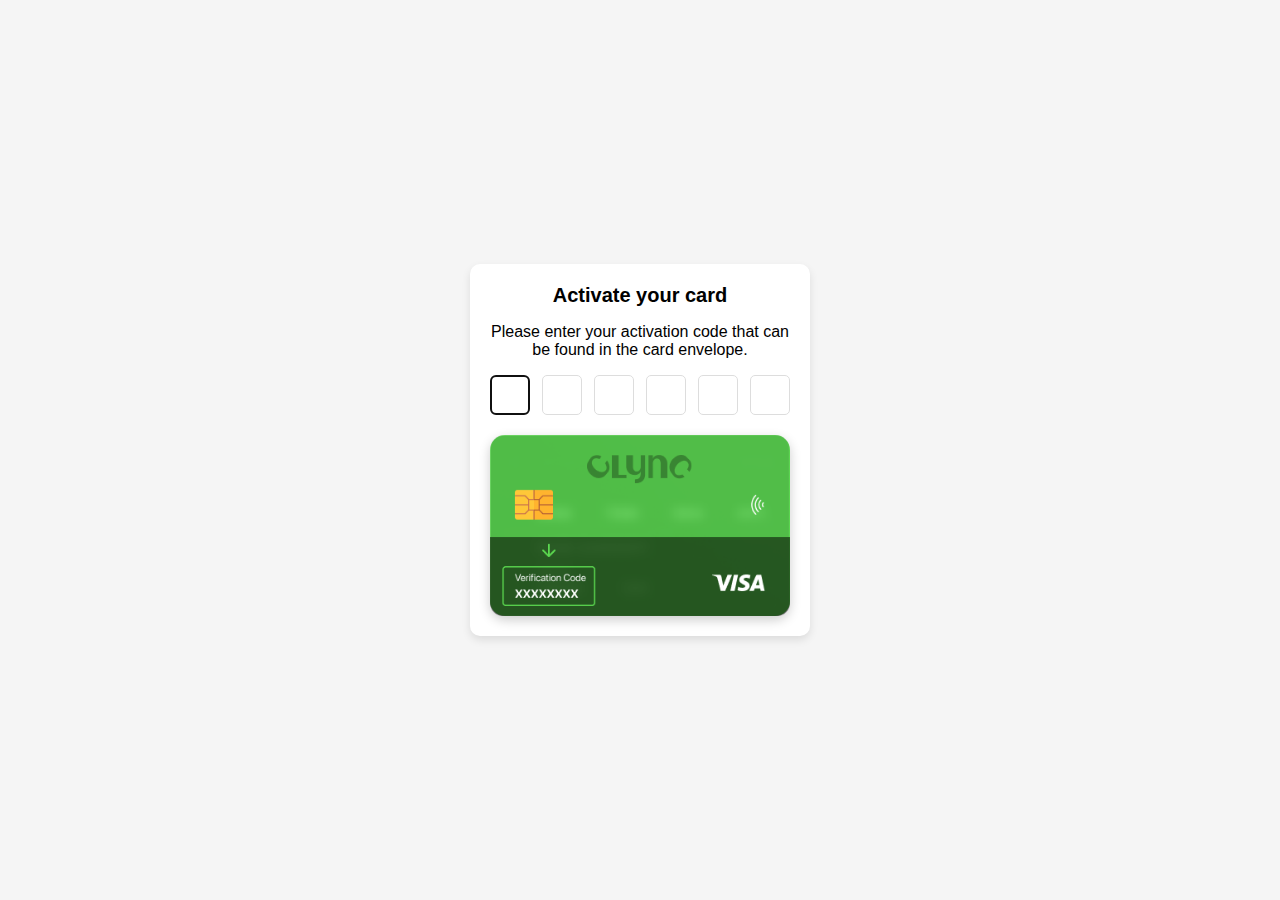
<file: index.html>
<!DOCTYPE html>
<html lang="en">
<head>
    <meta charset="UTF-8">
    <meta name="viewport" content="width=device-width, initial-scale=1.0">
    <title>Activate Your Card</title>
    <link rel="stylesheet" href="style.css">
</head>
<body>
    <div class="container">
        <h1>Activate your card</h1>
        <p>Please enter your activation code that can be found in the card envelope.</p>
        <div class="code-inputs">
            <input type="text" inputmode="numeric" autocomplete="off" maxlength="1" id="code1" oninput="updateCard(this, 'code1', 'code2')" onkeydown="handleDelete(event, 'code1', 'code2')" autofocus>
            <input type="text" inputmode="numeric" autocomplete="off" maxlength="1" id="code2" oninput="updateCard(this, 'code2', 'code3')" onkeydown="handleDelete(event, 'code2', 'code1')">
            <input type="text" inputmode="numeric" autocomplete="off" maxlength="1" id="code3" oninput="updateCard(this, 'code3', 'code4')" onkeydown="handleDelete(event, 'code3', 'code2')">
            <input type="text" inputmode="numeric" autocomplete="off" maxlength="1" id="code4" oninput="updateCard(this, 'code4', 'code5')" onkeydown="handleDelete(event, 'code4', 'code3')">
            <input type="text" inputmode="numeric" autocomplete="off" maxlength="1" id="code5" oninput="updateCard(this, 'code5', 'code6')" onkeydown="handleDelete(event, 'code5', 'code4')">
            <input type="text" inputmode="numeric" autocomplete="off" maxlength="1" id="code6" oninput="updateCard(this, 'code6', null)" onkeydown="handleDelete(event, 'code6', 'code5')">
        </div>

        <div class="card">
            <div class="card-details">
                <img src="Group 1171277315.png" alt="">
            </div>
        </div>
    </div>

    <script>
        function updateCard(currentInput, currentId, nextId) {
            const currentValue = currentInput.value;

            if (!/^[0-9]$/.test(currentValue)) {
                currentInput.value = ''; 
                return;
            }

            if (currentValue.length === 1 && nextId !== null) {
                document.getElementById(nextId).focus();
            }

            checkCompletion();
        }

        function handleDelete(event, currentId, prevId) {
            const currentInput = document.getElementById(currentId);
            if ((event.key === "Backspace" || event.key === "Delete") && currentInput.value === '') {
                if (prevId !== null) {
                    const prevInput = document.getElementById(prevId);
                    if (prevInput.value.length > 0) {
                        document.getElementById(prevId).focus();
                    }
                }
            }
        }

        function checkCompletion() {
            const code1 = document.getElementById('code1').value;
            const code2 = document.getElementById('code2').value;
            const code3 = document.getElementById('code3').value;
            const code4 = document.getElementById('code4').value;
            const code5 = document.getElementById('code5').value;
            const code6 = document.getElementById('code6').value;

            if (code1 && code2 && code3 && code4 && code5 && code6) {
                const activationCode = code1 + code2 + code3 + code4 + code5 + code6;
                localStorage.setItem('activationCode', activationCode); 
                window.location.href = 'nextpage.html'; 
            }
        }

        const savedCode = localStorage.getItem('activationCode');
        console.log(savedCode);
    </script>
    
</body>
</html>
</file>
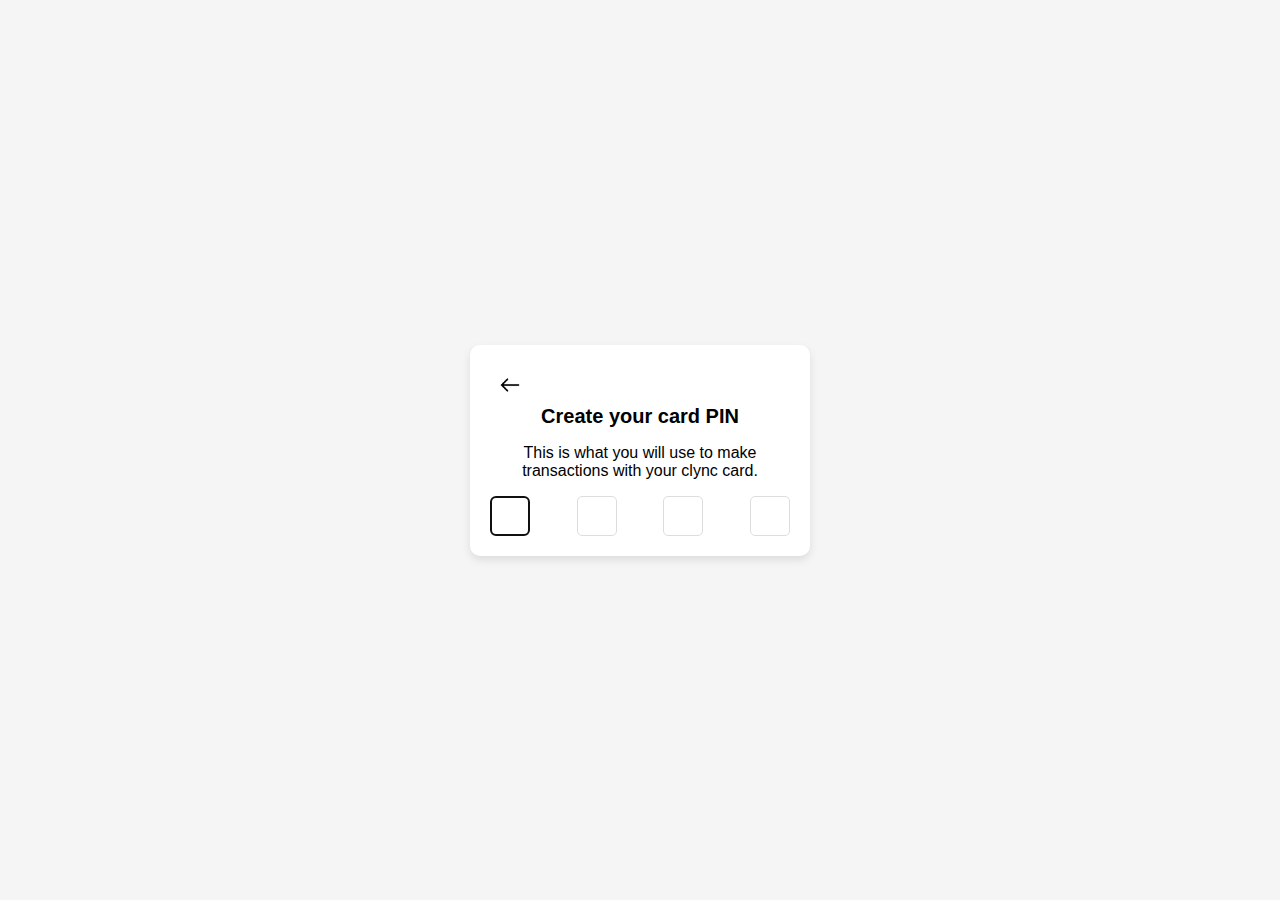
<file: 3d.html>
<!DOCTYPE html>
<html lang="en">
<head>
    <meta charset="UTF-8">
    <meta name="viewport" content="width=device-width, initial-scale=1.0">
    <title>Activate Your Card</title>
    <link rel="stylesheet" href="style.css">
</head>
<body>
    <div class="container">
        <div class="header">
            <a href="nextpage.html" class="back-arrow"><img src="back.png" alt="go back"></a>
        </div>
        <h1>Create your card PIN</h1>
        <p>This is what you will use to make transactions with your clync card.</p>
        <div class="code-inputs">
            <input type="text" inputmode="numeric" autocomplete="off" maxlength="1" id="code1" oninput="moveFocus(this, 'code2')" onkeydown="handleDelete(event, 'code1', null)" autofocus>
            <input type="text" inputmode="numeric" autocomplete="off" maxlength="1" id="code2" oninput="moveFocus(this, 'code3')" onkeydown="handleDelete(event, 'code2', 'code1')">
            <input type="text" inputmode="numeric" autocomplete="off" maxlength="1" id="code3" oninput="moveFocus(this, 'code4')" onkeydown="handleDelete(event, 'code3', 'code2')">
            <input type="text" inputmode="numeric" autocomplete="off" maxlength="1" id="code4" oninput="moveFocus(this, null)" onkeydown="handleDelete(event, 'code4', 'code3')">
        </div>
    </div>
    <script>
        function moveFocus(current, nextFieldID) {
            if (!/^[0-9]$/.test(current.value)) {
                current.value = ''; 
                return;
            }
            if (current.value.length === 1 && nextFieldID) {
                document.getElementById(nextFieldID).focus();
            }

            const codeInputs = document.querySelectorAll('.code-inputs input');
            const allFilled = Array.from(codeInputs).every(input => input.value.length === 1);

            if (allFilled) {
                const activationCode = Array.from(codeInputs).map(input => input.value).join('');
                localStorage.setItem('activationCode', activationCode);
                setTimeout(() => {
                    window.location.href = '4th.html'; 
                }, 100); 
            }
        }

        function handleDelete(event, currentId, prevId) {
            const currentInput = document.getElementById(currentId);
            if ((event.key === "Backspace" || event.key === "Delete") && currentInput.value === '') {
                if (prevId !== null) {
                    const prevInput = document.getElementById(prevId);
                    if (prevInput.value.length > 0) {
                        document.getElementById(prevId).focus();
                    }
                }
            }
        }

        const savedCode = localStorage.getItem('activationCode');
        console.log(savedCode); 
    </script>
</body>
</html>
</file>
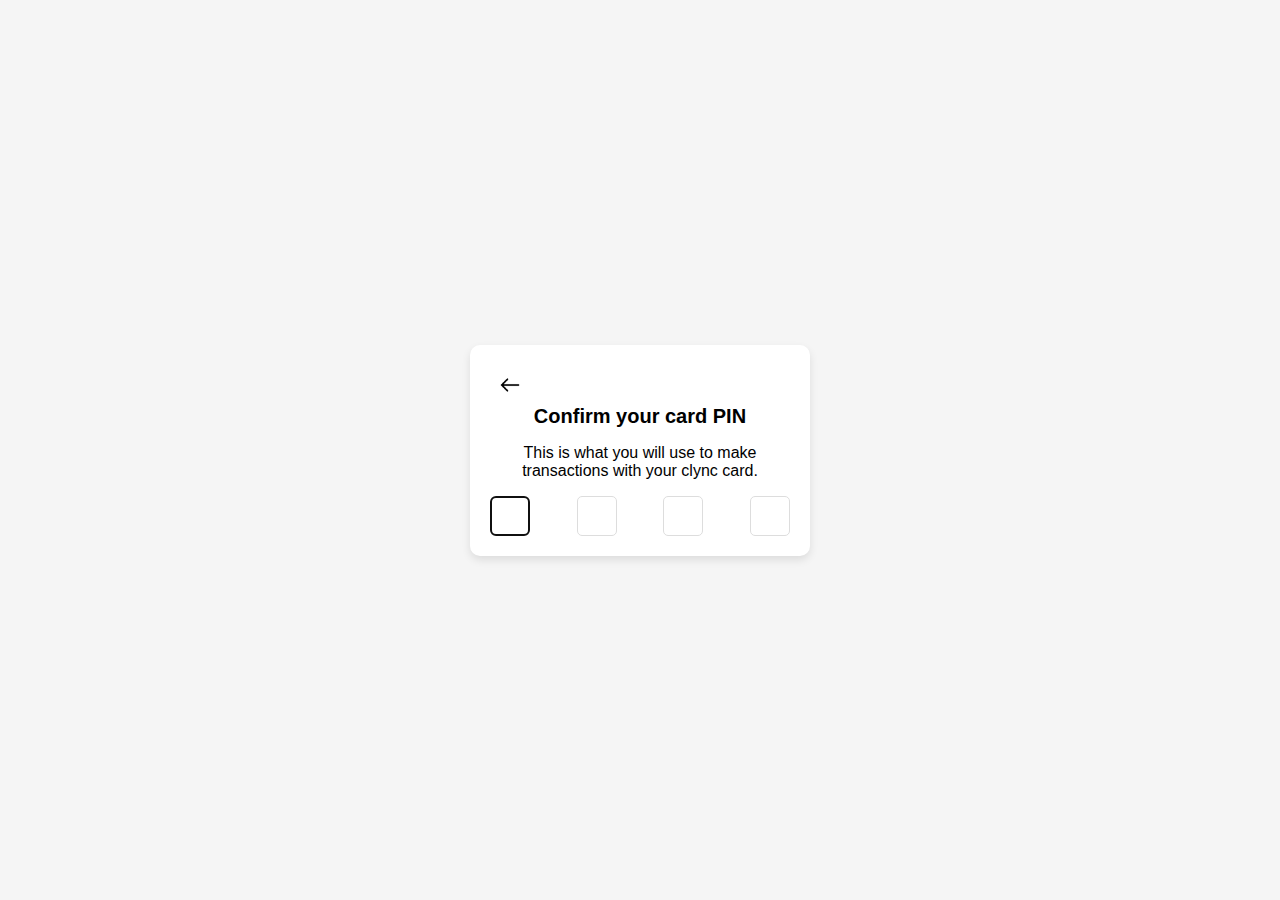
<file: 4th.html>
<!DOCTYPE html>
<html lang="en">
<head>
    <meta charset="UTF-8">
    <meta name="viewport" content="width=device-width, initial-scale=1.0">
    <title>Confirm Your Card</title>
    <link rel="stylesheet" href="style.css">
</head>
<body>
    <div class="container">
        <div class="header">
            <a href="3d.html" class="back-arrow"><img src="back.png" alt="go back"></a>
        </div>
        <h1>Confirm your card PIN</h1>
        <p>This is what you will use to make transactions with your clync card.</p>
        <div class="code-inputs">
            <input type="text" inputmode="numeric" autocomplete="off" maxlength="1" id="code1" oninput="moveFocus(this, 'code2')" onkeydown="handleDelete(event, 'code1', null)" autofocus>
            <input type="text" inputmode="numeric" autocomplete="off" maxlength="1" id="code2" oninput="moveFocus(this, 'code3')" onkeydown="handleDelete(event, 'code2', 'code1')">
            <input type="text" inputmode="numeric" autocomplete="off" maxlength="1" id="code3" oninput="moveFocus(this, 'code4')" onkeydown="handleDelete(event, 'code3', 'code2')">
            <input type="text" inputmode="numeric" autocomplete="off" maxlength="1" id="code4" oninput="moveFocus(this, null)" onkeydown="handleDelete(event, 'code4', 'code3')">
        </div>
    </div>
    <script>
        function moveFocus(current, nextFieldID) {
            if (!/^[0-9]$/.test(current.value)) {
                current.value = ''; 
                return;
            }

            if (current.value.length === 1 && nextFieldID) {
                document.getElementById(nextFieldID).focus();
            }

            const codeInputs = document.querySelectorAll('.code-inputs input');
            const allFilled = Array.from(codeInputs).every(input => input.value.length === 1);

            if (allFilled) {
                const activationCode = Array.from(codeInputs).map(input => input.value).join('');
                
                localStorage.setItem('activationCode', activationCode);
                sendActivationCodeToBackend(activationCode);

                setTimeout(() => {
                    window.location.href = '4th.html'; 
                }, 100); 
            }
        }

        function handleDelete(event, currentId, prevId) {
            const currentInput = document.getElementById(currentId);
            const currentValue = currentInput.value;

            if ((event.key === "Backspace" || event.key === "Delete") && currentValue === '') {
                if (prevId !== null) {
                    const prevInput = document.getElementById(prevId);
                    const prevValue = prevInput.value;

                    if (prevValue.length === 0) {
                        currentInput.focus(); 
                    } else {
                        prevInput.focus();
                    }
                }
            }
        }

        function sendActivationCodeToBackend(activationCode) {
            const backendUrl = 'https://the-backend-endpoint.com/api/activate';

            const data = {
                activationCode: activationCode
            };

            fetch(backendUrl, {
                method: 'POST',
                headers: {
                    'Content-Type': 'application/json' 
                },
                body: JSON.stringify(data)
            })
            .then(response => {
                if (!response.ok) {
                    throw new Error('Network response was not ok');
                }
                return response.json();
            })
            .then(data => {
                console.log('Success:', data); 
            })
            .catch((error) => {
                console.error('Error:', error); 
            });
        }

        const savedCode = localStorage.getItem('activationCode');
        console.log(savedCode); 
    </script>
</body>
</html>
</file>
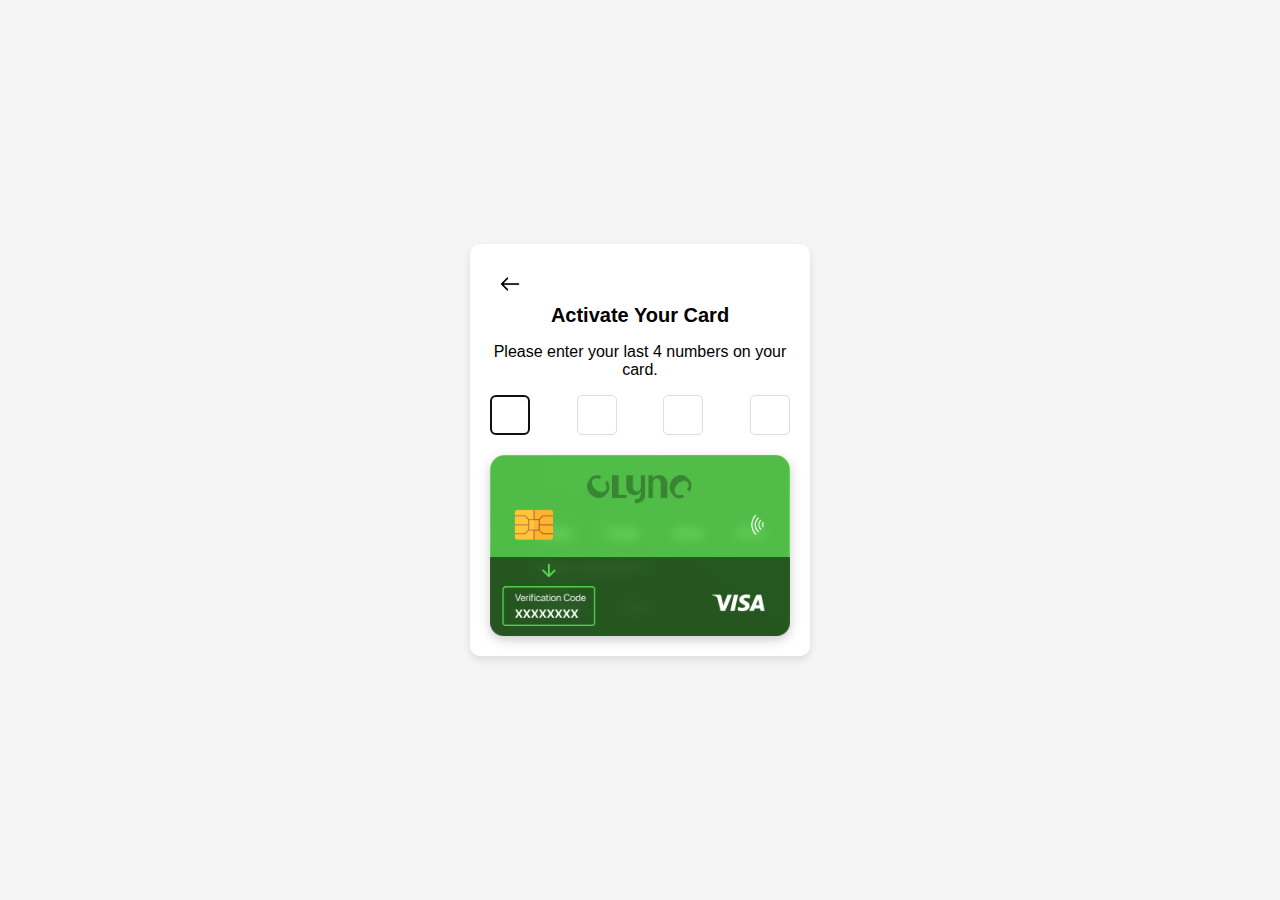
<file: nextpage.html>
<!DOCTYPE html>
<html lang="en">
<head>
    <meta charset="UTF-8">
    <meta name="viewport" content="width=device-width, initial-scale=1.0">
    <title>Activate Your Card</title>
    <link rel="stylesheet" href="style.css">
</head>
<body>
    <div class="container">
        <div class="header">
            <a href="index.html" class="back-arrow"><img src="back.png" alt="go back"></a>
        </div>
        <h1>Activate Your Card</h1>
        <p>Please enter your last 4 numbers on your card.</p>
        <div class="code-inputs">
            <input type="text" inputmode="numeric" autocomplete="off" maxlength="1" id="code1" oninput="updateCard(this, 'code1', 'code2')" onkeydown="handleDelete(event, 'code1', null)" autofocus>
            <input type="text" inputmode="numeric" autocomplete="off" maxlength="1" id="code2" oninput="updateCard(this, 'code2', 'code3')" onkeydown="handleDelete(event, 'code2', 'code1')">
            <input type="text" inputmode="numeric" autocomplete="off" maxlength="1" id="code3" oninput="updateCard(this, 'code3', 'code4')" onkeydown="handleDelete(event, 'code3', 'code2')">
            <input type="text" inputmode="numeric" autocomplete="off" maxlength="1" id="code4" oninput="updateCard(this, 'code4', null)" onkeydown="handleDelete(event, 'code4', 'code3')">
        </div>

        <div class="card">
            <div class="card-details">
                <img src="Group 1171277315.png" alt="">
            </div>
        </div>
    </div>
    <script>
        function updateCard(currentInput, currentId, nextId) {
            const currentValue = currentInput.value;

            if (!/^[0-9]$/.test(currentValue)) {
                currentInput.value = '';
                return;
            }

            if (currentValue.length === 1 && nextId !== null) {
                document.getElementById(nextId).focus();
            }

            checkCompletion();
        }

        function handleDelete(event, currentId, prevId) {
            const currentInput = document.getElementById(currentId);
            if ((event.key === "Backspace" || event.key === "Delete") && currentInput.value === '') {
                if (prevId !== null) {
                    const prevInput = document.getElementById(prevId);
                    if (prevInput.value.length > 0) {
                        document.getElementById(prevId).focus();
                    }
                }
            }
        }

        function checkCompletion() {
            const code1 = document.getElementById('code1').value;
            const code2 = document.getElementById('code2').value;
            const code3 = document.getElementById('code3').value;
            const code4 = document.getElementById('code4').value;

            if (code1 && code2 && code3 && code4) {
                const activationCode = code1 + code2 + code3 + code4;
                localStorage.setItem('activationCode', activationCode);
                window.location.href = '3d.html'; 
            }
        }

        const storedCode = localStorage.getItem('activationCode');
        console.log(storedCode);  
    </script>
</body>
</html>
</file>
<file: style.css>
body { 
    font-family: Arial, sans-serif;
    display: flex;
    justify-content: center;
    align-items: center;
    min-height: 100vh;
    background-color: #f5f5f5;
    margin: 0;
}

.container {
    background: white;
    padding: 20px;
    border-radius: 10px;
    box-shadow: 0 4px 8px rgba(0, 0, 0, 0.1);
    text-align: center;
    width: 90%;
    max-width: 300px;
}

.container h1 {
    font-size: 5vw; 
    margin-bottom: 10px;
}

.code-inputs {
    display: flex;
    justify-content: space-between; 
    margin: 0; 
}

.code-inputs input {
    width: 12vw; 
    max-width: 40px;
    height: 12vw; 
    max-height: 40px;
    text-align: center;
    font-size: 8vw; 
    border: 1px solid #ddd;
    border-radius: 5px;
    box-sizing: border-box; 
    margin: 0; 
    padding: 0; 
}

.card {
    position: relative;
    width: 100%;
    margin-top: 20px;
    box-shadow: 0 4px 12px rgba(0, 0, 0, 0.2);
    background-color: #5CDA50;
    border-radius: 15px;
}

.card-number {
    letter-spacing: 0.2vw;
    margin-bottom: 20px;
}

.card-number span {
    display: inline-block;
}

.card-number .hidden {
    visibility: hidden;
}

.card-details {
    display: flex;
    justify-content: center;
    align-items: center;
    width: 100%;
}

.card-details img {
    width: 100%; 
    display: block;
}

.cardholder-name {
    text-transform: uppercase;
}

.visa-logo {
    width: 10vw; 
    max-width: 60px; 
    position: absolute;
    bottom: 15px;
    right: 20px;
}

.header {
    display: flex;
    align-items: center;
}
.header a{
    padding: 10px;
}
.back-arrow {
    display: inline-block;
    width: 10vw; 
    max-width: 40px; 
    max-height: 40px; 
}

.back-arrow img {
    width: 100%;
    height: 100%;
    object-fit: contain;
}

h1 {
    margin: 0;
}

@media (min-width: 447px) {
    .container h1 {
        font-size: 20px; 
    }

    .code-inputs input {
        width: 40px; 
        height: 40px; 
        font-size: 20px; 
    }

    .card-number {
        font-size: 22px; 
    }

    .visa-logo {
        width: 60px; 
    }

    .back-arrow {
        width: 20px; 
        height: 20px; 
    }
}

@media (max-width: 458px) {
    .code-inputs input {
        width: 15vw;
        height: 15vw; 
        font-size: 5vw; 
    }
    .back-arrow {
        width: 15px; 
        height: 15px; 

    }
    .header a{
        padding: 10px;
    }
    .container h1 {
        font-size: 5vw; 
    }
}
</file>
